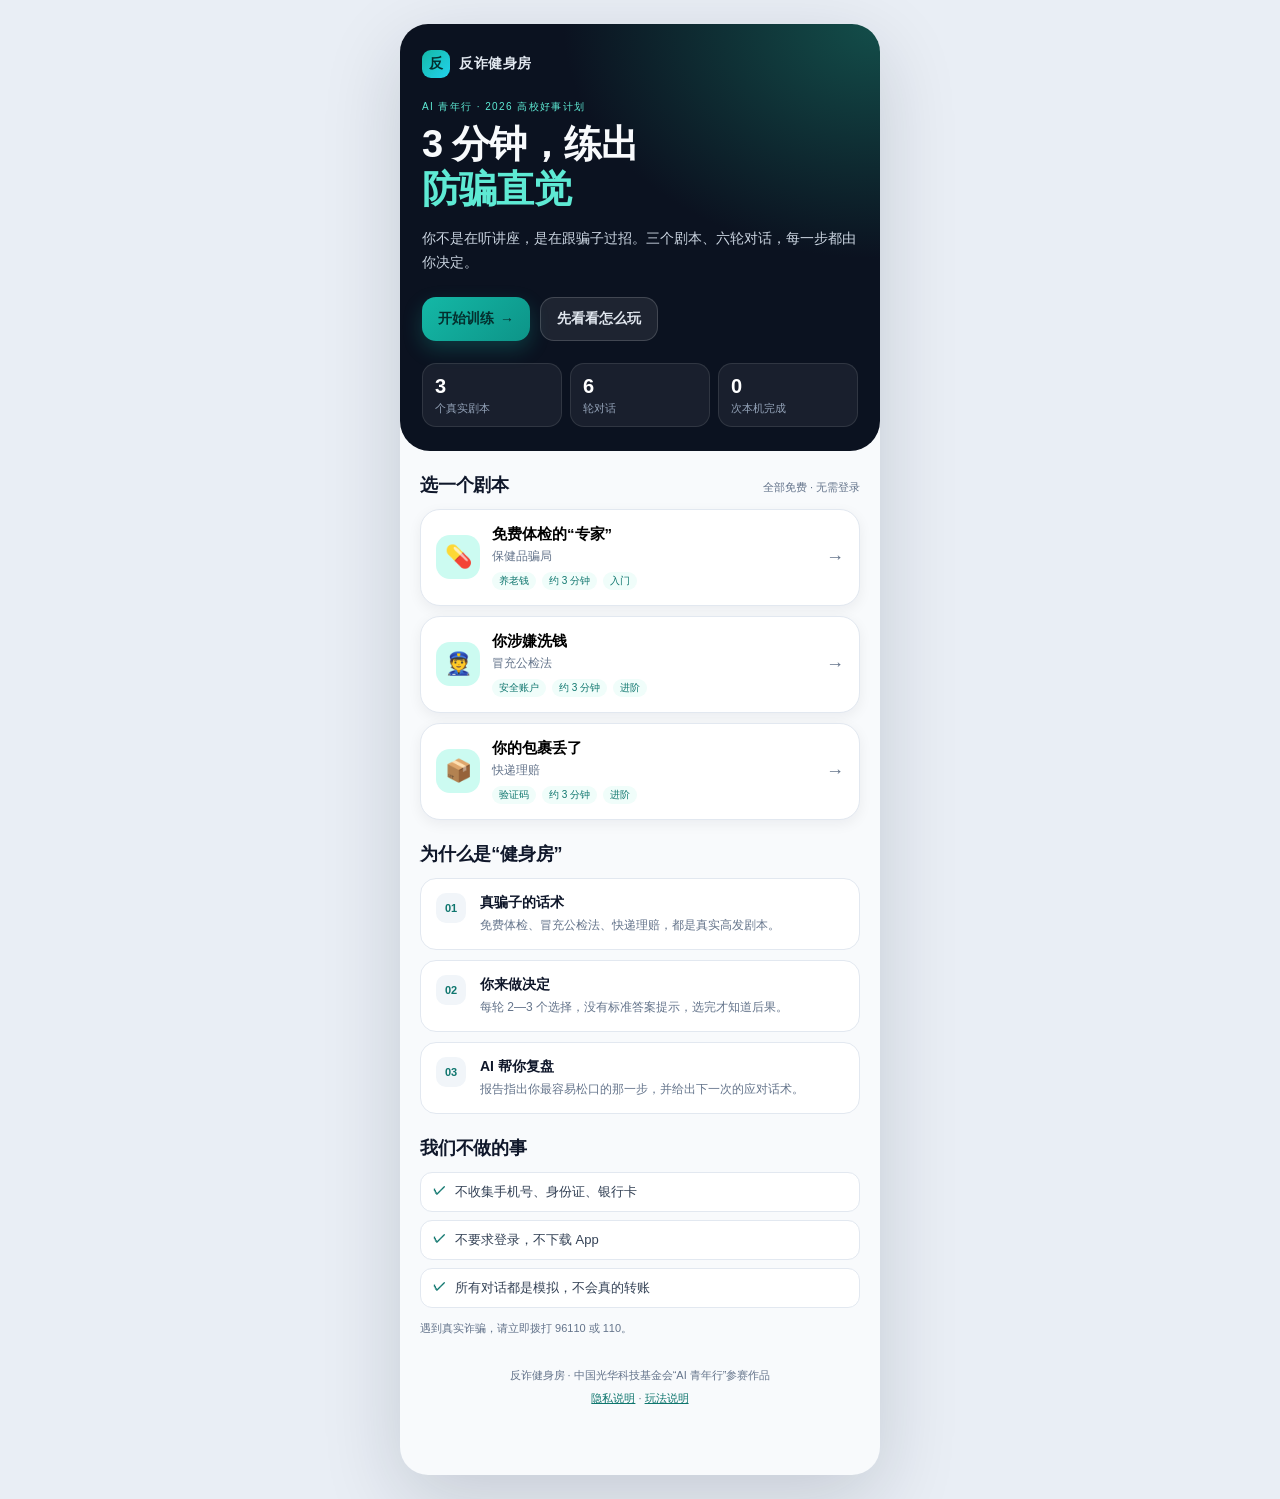
<file: index.html>
<!doctype html>
<html lang="zh-CN">
<head>
  <meta charset="utf-8">
  <meta name="viewport" content="width=device-width, initial-scale=1, viewport-fit=cover">
  <meta name="theme-color" content="#0b1220">
  <meta name="description" content="反诈健身房：三个真实骗局剧本，六轮对话选择，AI 复盘你的每一次决定。免费、免登录、约 3 分钟。">
  <meta property="og:title" content="反诈健身房 · 3 分钟练出防骗直觉">
  <meta property="og:description" content="三个真实骗局剧本，六轮对话选择，AI 复盘你的每一次决定。免费、免登录。">
  <meta property="og:type" content="website">
  <meta property="og:locale" content="zh_CN">
  <title>反诈健身房 · 3 分钟练出防骗直觉</title>
  <link rel="icon" href="favicon.svg" type="image/svg+xml">
  <link rel="stylesheet" href="styles.css">
</head>
<body>
  <div id="app">
    <main id="screen-home" class="screen active" data-screen="home">
      <header class="hero">
        <div class="brand"><span class="brand-mark">反</span><span>反诈健身房</span></div>
        <p class="eyebrow">AI 青年行 · 2026 高校好事计划</p>
        <h1>3 分钟，练出<br><em>防骗直觉</em></h1>
        <p class="lede">你不是在听讲座，是在跟骗子过招。三个剧本、六轮对话，每一步都由你决定。</p>
        <div class="hero-actions">
          <button id="start-btn" class="btn btn-primary" type="button">开始训练 <span aria-hidden="true">→</span></button>
          <a class="btn btn-ghost" href="#how">先看看怎么玩</a>
        </div>
        <ul id="home-stats" class="stats" aria-label="训练数据"></ul>
      </header>
      <section class="section" id="scenarios">
        <div class="section-head"><h2>选一个剧本</h2><span>全部免费 · 无需登录</span></div>
        <div id="scenario-cards" class="scenario-grid"></div>
      </section>
      <section class="section how" id="how">
        <h2>为什么是“健身房”</h2>
        <div class="how-grid">
          <div class="how-item"><span>01</span><h3>真骗子的话术</h3><p>免费体检、冒充公检法、快递理赔，都是真实高发剧本。</p></div>
          <div class="how-item"><span>02</span><h3>你来做决定</h3><p>每轮 2—3 个选择，没有标准答案提示，选完才知道后果。</p></div>
          <div class="how-item"><span>03</span><h3>AI 帮你复盘</h3><p>报告指出你最容易松口的那一步，并给出下一次的应对话术。</p></div>
        </div>
      </section>
      <section class="section trust">
        <h2>我们不做的事</h2>
        <ul class="trust-list">
          <li>不收集手机号、身份证、银行卡</li>
          <li>不要求登录，不下载 App</li>
          <li>所有对话都是模拟，不会真的转账</li>
        </ul>
        <p class="fine">遇到真实诈骗，请立即拨打 96110 或 110。</p>
      </section>
      <footer class="footer">
        <p>反诈健身房 · 中国光华科技基金会“AI 青年行”参赛作品</p>
        <p><a href="privacy.html">隐私说明</a> · <a href="#how">玩法说明</a></p>
      </footer>
    </main>

    <main id="screen-game" class="screen" data-screen="game">
      <header class="game-bar">
        <button id="back-btn" class="icon-btn" type="button" aria-label="返回首页">←</button>
        <div class="game-persona">
          <span id="persona-avatar" class="avatar" aria-hidden="true">🧑‍⚕️</span>
          <div class="persona-meta"><strong id="persona-name">正在载入</strong><span id="round-label">第 1 / 6 轮</span></div>
        </div>
        <span class="live-dot">模拟对话</span>
      </header>
      <div class="progress" aria-hidden="true"><span id="progress-bar"></span></div>
      <section id="chat" class="chat" aria-live="polite"></section>
      <section id="choices" class="choices" aria-label="你的选择"></section>
      <p class="game-tip">选一个你认为最稳妥的回应。没有时间限制。</p>
    </main>

    <main id="screen-report" class="screen" data-screen="report">
      <header class="report-topbar">
        <button id="report-home-btn" class="icon-btn" type="button" aria-label="返回首页">←</button>
        <span>训练报告</span>
        <button id="share-btn" class="icon-btn" type="button" aria-label="分享报告">↗</button>
      </header>
      <div class="report-scroll">
        <section class="report-hero">
          <p id="report-scenario" class="report-scenario">—</p>
          <div class="score-ring">
            <svg viewBox="0 0 120 120" aria-hidden="true">
              <circle class="ring-bg" cx="60" cy="60" r="54"></circle>
              <circle id="ring-fg" class="ring-fg" cx="60" cy="60" r="54" transform="rotate(-90 60 60)"></circle>
            </svg>
            <div class="score-center"><strong id="score-num">0</strong><span>分</span></div>
          </div>
          <p id="risk-label" class="risk-label">—</p>
        </section>
        <p id="report-summary" class="report-summary"></p>
        <div id="report-rounds" class="round-list"></div>
        <section class="report-section"><h2>骗子用了这些招</h2><div id="tactics" class="tag-list"></div></section>
        <section class="report-section"><h2>你最该回看的三步</h2><div id="key-choices" class="key-list"></div></section>
        <section class="report-section"><h2>下次就这样说</h2><ul id="advice" class="advice-list"></ul></section>
        <section class="report-section"><h2>随身清单</h2><div id="checklist" class="checklist"></div></section>
        <section class="report-section coach">
          <h2>问 AI 教练</h2>
          <p class="coach-hint">针对这次训练，问一个具体问题。不要输入真实姓名、电话、银行卡。</p>
          <div id="coach-chips" class="chips"></div>
          <div class="coach-row">
            <input id="coach-input" class="coach-input" type="text" maxlength="120" placeholder="例如：他让我开屏幕共享，我该怎么回？" autocomplete="off">
            <button id="coach-send" class="btn btn-primary" type="button">发送</button>
          </div>
          <div id="coach-answer" class="coach-answer" aria-live="polite"></div>
        </section>
        <div class="report-actions">
          <button id="restart-btn" class="btn btn-primary" type="button">再练一次</button>
          <button id="home-btn" class="btn btn-ghost" type="button">换一个剧本</button>
        </div>
        <p class="fine">本报告由模拟对话生成，仅用于防骗练习，不构成法律或投资建议。</p>
      </div>
    </main>
    <div id="toast" class="toast" role="status" aria-live="polite"></div>
  </div>
  <script src="scenarios.js"></script>
  <script src="app.js"></script>
</body>
</html>
</file>
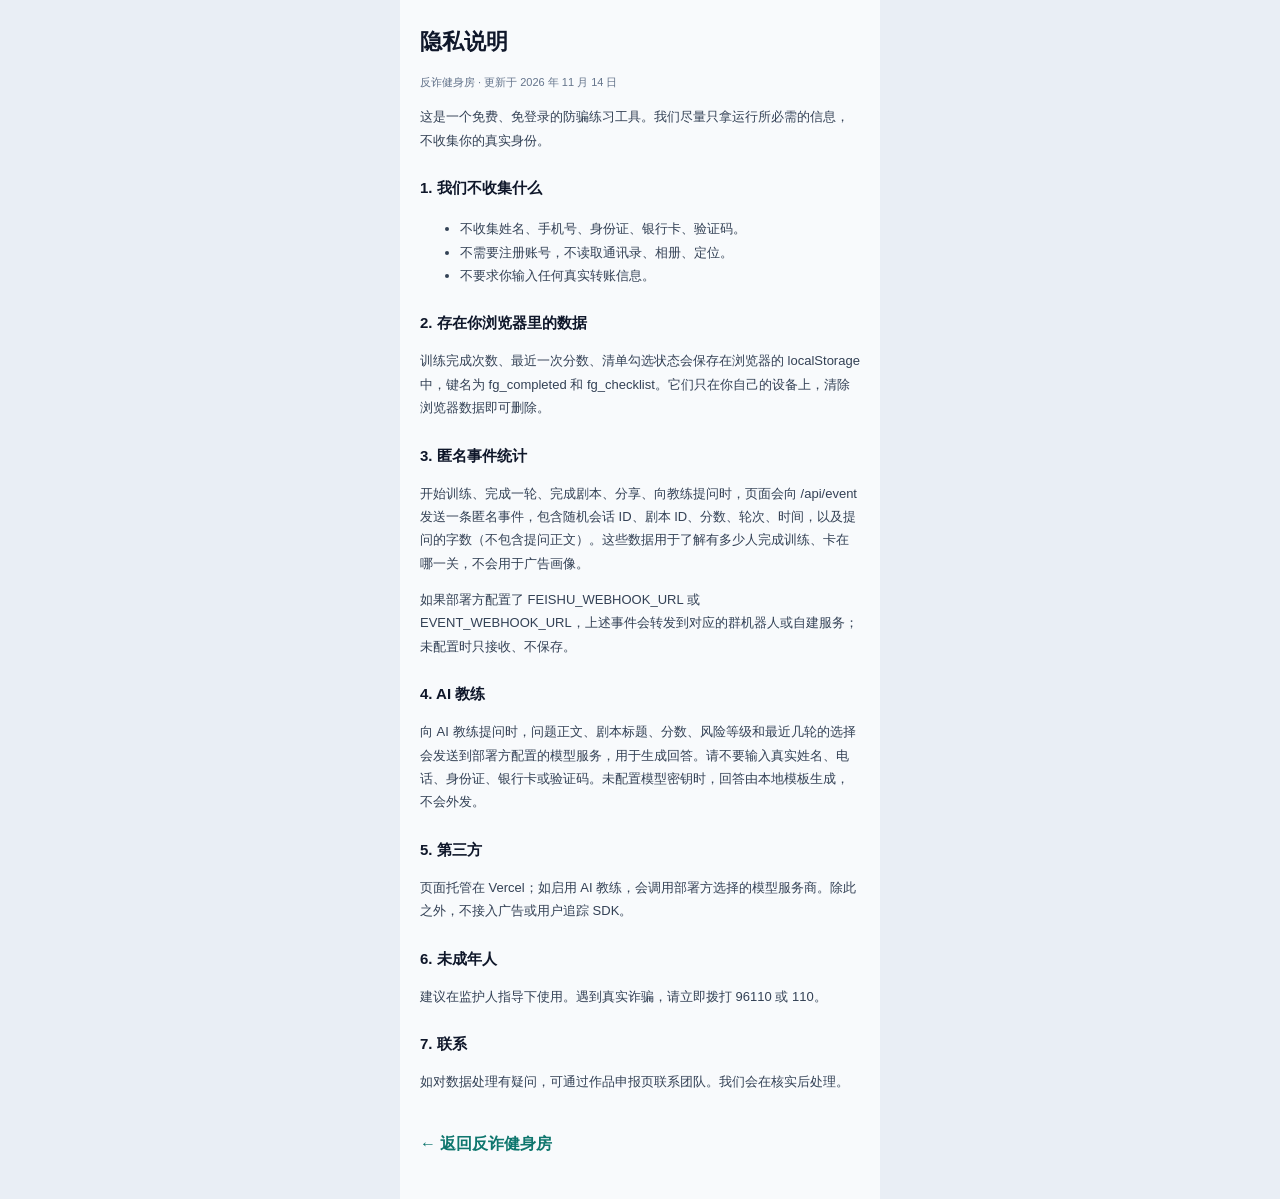
<file: privacy.html>
<!doctype html>
<html lang="zh-CN">
<head>
  <meta charset="utf-8">
  <meta name="viewport" content="width=device-width, initial-scale=1">
  <meta name="theme-color" content="#0b1220">
  <title>隐私说明 · 反诈健身房</title>
  <link rel="icon" href="favicon.svg" type="image/svg+xml">
  <style>
    body { margin: 0; background: #e9eef5; color: #0f172a; font-family: -apple-system, BlinkMacSystemFont, "Segoe UI", "PingFang SC", "Microsoft YaHei", sans-serif; line-height: 1.8; }
    main { max-width: 480px; margin: 0 auto; min-height: 100vh; background: #f8fafc; padding: 22px 20px 40px; box-sizing: border-box; }
    h1 { font-size: 22px; margin: 0 0 4px; }
    h2 { font-size: 15px; margin: 22px 0 6px; }
    p, li { font-size: 13px; color: #334155; }
    .muted { color: #64748b; font-size: 11px; }
    a { color: #0f766e; }
    .back { display: inline-block; margin-top: 24px; font-weight: 700; text-decoration: none; }
  </style>
</head>
<body>
  <main>
    <h1>隐私说明</h1>
    <p class="muted">反诈健身房 · 更新于 2026 年 11 月 14 日</p>

    <p>这是一个免费、免登录的防骗练习工具。我们尽量只拿运行所必需的信息，不收集你的真实身份。</p>

    <h2>1. 我们不收集什么</h2>
    <ul>
      <li>不收集姓名、手机号、身份证、银行卡、验证码。</li>
      <li>不需要注册账号，不读取通讯录、相册、定位。</li>
      <li>不要求你输入任何真实转账信息。</li>
    </ul>

    <h2>2. 存在你浏览器里的数据</h2>
    <p>训练完成次数、最近一次分数、清单勾选状态会保存在浏览器的 localStorage 中，键名为 fg_completed 和 fg_checklist。它们只在你自己的设备上，清除浏览器数据即可删除。</p>

    <h2>3. 匿名事件统计</h2>
    <p>开始训练、完成一轮、完成剧本、分享、向教练提问时，页面会向 /api/event 发送一条匿名事件，包含随机会话 ID、剧本 ID、分数、轮次、时间，以及提问的字数（不包含提问正文）。这些数据用于了解有多少人完成训练、卡在哪一关，不会用于广告画像。</p>
    <p>如果部署方配置了 FEISHU_WEBHOOK_URL 或 EVENT_WEBHOOK_URL，上述事件会转发到对应的群机器人或自建服务；未配置时只接收、不保存。</p>

    <h2>4. AI 教练</h2>
    <p>向 AI 教练提问时，问题正文、剧本标题、分数、风险等级和最近几轮的选择会发送到部署方配置的模型服务，用于生成回答。请不要输入真实姓名、电话、身份证、银行卡或验证码。未配置模型密钥时，回答由本地模板生成，不会外发。</p>

    <h2>5. 第三方</h2>
    <p>页面托管在 Vercel；如启用 AI 教练，会调用部署方选择的模型服务商。除此之外，不接入广告或用户追踪 SDK。</p>

    <h2>6. 未成年人</h2>
    <p>建议在监护人指导下使用。遇到真实诈骗，请立即拨打 96110 或 110。</p>

    <h2>7. 联系</h2>
    <p>如对数据处理有疑问，可通过作品申报页联系团队。我们会在核实后处理。</p>

    <a class="back" href="index.html">← 返回反诈健身房</a>
  </main>
</body>
</html>
</file>
<file: styles.css>
:root {
  --bg: #eef2f7;
  --app: #f8fafc;
  --card: #ffffff;
  --ink: #0f172a;
  --muted: #64748b;
  --line: #e2e8f0;
  --primary: #0f766e;
  --primary-2: #14b8a6;
  --primary-soft: #ccfbf1;
  --danger: #dc2626;
  --warn: #d97706;
  --ok: #16a34a;
  --radius: 20px;
  --shadow: 0 12px 32px rgba(15, 23, 42, .08);
  --shadow-sm: 0 4px 14px rgba(15, 23, 42, .06);
  color-scheme: light;
}
* { box-sizing: border-box; }
html { scroll-behavior: smooth; }
body {
  margin: 0;
  background: #e9eef5;
  color: var(--ink);
  font-family: -apple-system, BlinkMacSystemFont, "Segoe UI", "PingFang SC", "Hiragino Sans GB", "Microsoft YaHei", sans-serif;
  -webkit-font-smoothing: antialiased;
  text-rendering: optimizeLegibility;
}
button, input { font: inherit; }
button { cursor: pointer; }
a { color: var(--primary); }
#app {
  width: 100%;
  max-width: 480px;
  margin: 0 auto;
  min-height: 100vh;
  min-height: 100dvh;
  background: var(--app);
  position: relative;
  overflow: hidden;
}
@media (min-width: 560px) {
  #app { margin: 24px auto; min-height: calc(100dvh - 48px); border-radius: 28px; box-shadow: 0 24px 80px rgba(15,23,42,.16); }
}
.screen { display: none; }
.screen.active { display: flex; flex-direction: column; }
#screen-home.active { min-height: inherit; }
#screen-game.active, #screen-report.active { height: 100vh; height: 100dvh; min-height: 0; overflow: hidden; }
@media (min-width: 560px) {
  #screen-game.active, #screen-report.active { height: calc(100dvh - 48px); }
}
.hero {
  padding: 26px 22px 24px;
  background: radial-gradient(120% 100% at 100% 0%, #134e4a 0%, #0b1220 55%, #0b1220 100%);
  color: #f8fafc;
  border-radius: 0 0 30px 30px;
}
.brand { display: flex; align-items: center; gap: 9px; font-weight: 700; letter-spacing: .04em; font-size: 14px; color: #e2e8f0; }
.brand-mark { display: grid; place-items: center; width: 28px; height: 28px; border-radius: 9px; background: linear-gradient(135deg, var(--primary-2), #22d3ee); color: #042f2e; font-weight: 900; }
.eyebrow { margin: 22px 0 8px; font-size: 10px; letter-spacing: .14em; color: #5eead4; text-transform: uppercase; }
.hero h1 { margin: 0; font-size: clamp(30px, 8.4vw, 38px); line-height: 1.18; letter-spacing: -.02em; }
.hero h1 em { font-style: normal; color: #5eead4; }
.lede { margin: 14px 0 0; font-size: 14px; line-height: 1.75; color: #cbd5e1; max-width: 34em; }
.hero-actions { display: flex; gap: 10px; margin-top: 22px; flex-wrap: wrap; }
.btn {
  display: inline-flex; align-items: center; justify-content: center; gap: 6px;
  border: 0; border-radius: 14px; padding: 12px 16px; font-weight: 700; font-size: 14px;
  text-decoration: none; transition: transform .15s ease, opacity .15s ease;
  -webkit-tap-highlight-color: transparent;
}
.btn:active { transform: scale(.98); }
.btn-primary { background: linear-gradient(135deg, #14b8a6, #0d9488); color: #042f2e; box-shadow: 0 8px 20px rgba(20,184,166,.24); }
.btn-ghost { background: rgba(255,255,255,.08); color: #e2e8f0; border: 1px solid rgba(255,255,255,.16); }
.stats { display: grid; grid-template-columns: repeat(3, 1fr); gap: 8px; margin: 22px 0 0; padding: 0; list-style: none; }
.stats li { background: rgba(255,255,255,.06); border: 1px solid rgba(255,255,255,.1); border-radius: 14px; padding: 10px 12px; }
.stats strong { display: block; font-size: 20px; color: #fff; line-height: 1.2; }
.stats span { font-size: 11px; color: #94a3b8; }
.section { padding: 22px 20px 0; }
.section h2 { margin: 0 0 12px; font-size: 18px; letter-spacing: -.01em; }
.section-head { display: flex; align-items: baseline; justify-content: space-between; gap: 12px; margin-bottom: 12px; }
.section-head h2 { margin: 0; }
.section-head span { font-size: 11px; color: var(--muted); white-space: nowrap; }
.scenario-grid { display: grid; gap: 10px; }
.scenario-card {
  width: 100%; text-align: left; background: var(--card); border: 1px solid var(--line);
  border-radius: var(--radius); padding: 15px; box-shadow: var(--shadow-sm);
  display: grid; grid-template-columns: 44px 1fr 18px; gap: 12px; align-items: center;
  transition: transform .15s ease, border-color .15s ease;
}
.scenario-card:hover { transform: translateY(-1px); border-color: #99f6e4; }
.scenario-icon { width: 44px; height: 44px; border-radius: 14px; background: var(--primary-soft); display: grid; place-items: center; font-size: 22px; }
.scenario-body { min-width: 0; }
.scenario-title { display: block; font-size: 15px; font-weight: 700; margin: 0 0 3px; }
.scenario-sub { display: block; font-size: 12px; color: var(--muted); line-height: 1.5; }
.scenario-meta { display: flex; gap: 6px; flex-wrap: wrap; margin-top: 7px; }
.scenario-meta span { background: #f0fdfa; color: #0f766e; border-radius: 999px; padding: 2px 7px; font-size: 10px; }
.scenario-arrow { color: var(--muted); font-size: 18px; text-align: right; }
.how-grid { display: grid; gap: 10px; }
.how-item { background: var(--card); border: 1px solid var(--line); border-radius: 16px; padding: 14px 15px; display: grid; grid-template-columns: 34px 1fr; gap: 4px 10px; }
.how-item > span { grid-row: span 2; width: 30px; height: 30px; border-radius: 10px; background: #f1f5f9; display: grid; place-items: center; font-size: 11px; font-weight: 800; color: var(--primary); }
.how-item h3 { margin: 1px 0 0; font-size: 14px; }
.how-item p { grid-column: 2; margin: 0; font-size: 12px; color: var(--muted); line-height: 1.6; }
.trust-list { margin: 0; padding: 0; list-style: none; display: grid; gap: 8px; }
.trust-list li { background: var(--card); border: 1px solid var(--line); border-radius: 12px; padding: 10px 12px 10px 34px; position: relative; font-size: 13px; color: #334155; }
.trust-list li::before { content: "✓"; position: absolute; left: 12px; top: 9px; color: var(--primary); font-weight: 800; }
.fine { margin: 12px 0 0; font-size: 11px; line-height: 1.6; color: var(--muted); }
.footer { padding: 28px 20px 64px; text-align: center; color: var(--muted); font-size: 11px; line-height: 1.7; }
.footer p { margin: 0 0 4px; }
.game-bar { display: flex; align-items: center; gap: 10px; padding: 14px 14px 10px; background: rgba(248,250,252,.94); backdrop-filter: blur(10px); border-bottom: 1px solid var(--line); }
.icon-btn { width: 36px; height: 36px; flex: 0 0 36px; border: 1px solid var(--line); background: #fff; border-radius: 12px; display: grid; place-items: center; font-size: 18px; color: var(--ink); }
.game-persona { display: flex; align-items: center; gap: 9px; flex: 1; min-width: 0; }
.avatar { width: 38px; height: 38px; flex: 0 0 38px; border-radius: 50%; background: #ccfbf1; display: grid; place-items: center; font-size: 20px; }
.persona-meta { display: flex; flex-direction: column; min-width: 0; }
.persona-meta strong { font-size: 13px; white-space: nowrap; overflow: hidden; text-overflow: ellipsis; }
.persona-meta span { font-size: 11px; color: var(--muted); }
.live-dot { font-size: 10px; color: #0f766e; background: #ccfbf1; border-radius: 999px; padding: 4px 7px; white-space: nowrap; }
.progress { height: 4px; background: #e2e8f0; }
.progress span { display: block; height: 100%; width: 0; background: linear-gradient(90deg, #14b8a6, #0d9488); border-radius: 0 4px 4px 0; transition: width .3s ease; }
.chat { flex: 1; overflow-y: auto; padding: 16px 14px 8px; display: flex; flex-direction: column; gap: 10px; -webkit-overflow-scrolling: touch; }
.bubble { max-width: 84%; padding: 11px 13px; border-radius: 16px; font-size: 13px; line-height: 1.65; white-space: pre-wrap; overflow-wrap: anywhere; animation: pop .18s ease both; }
.bubble.bot { align-self: flex-start; background: #fff; border: 1px solid var(--line); border-bottom-left-radius: 5px; box-shadow: 0 2px 8px rgba(15,23,42,.04); }
.bubble.user { align-self: flex-end; background: #0f766e; color: #fff; border-bottom-right-radius: 5px; }
@keyframes pop { from { opacity: 0; transform: translateY(4px); } to { opacity: 1; transform: none; } }
.choices { padding: 10px 14px 4px; display: flex; flex-direction: column; gap: 8px; background: linear-gradient(180deg, rgba(248,250,252,0) 0%, #f8fafc 26%); }
.choice { width: 100%; text-align: left; background: #fff; border: 1px solid var(--line); border-radius: 14px; padding: 12px 14px; font-size: 13px; line-height: 1.5; color: var(--ink); box-shadow: 0 2px 6px rgba(15,23,42,.03); transition: border-color .15s ease, transform .15s ease; }
.choice:hover { border-color: #5eead4; }
.choice:active { transform: scale(.99); }
.choice:disabled { opacity: .55; cursor: default; }
.choice-key { display: inline-grid; place-items: center; width: 20px; height: 20px; margin-right: 7px; border-radius: 6px; background: #f1f5f9; color: #0f766e; font-size: 10px; font-weight: 800; vertical-align: 1px; }
.game-tip { margin: 0; padding: 8px 14px 48px; font-size: 10px; color: var(--muted); text-align: center; }
.report-topbar { display: flex; align-items: center; justify-content: space-between; padding: 12px 14px; border-bottom: 1px solid var(--line); background: rgba(248,250,252,.94); backdrop-filter: blur(10px); font-size: 13px; font-weight: 700; }
.report-scroll { flex: 1; overflow-y: auto; padding-bottom: 72px; -webkit-overflow-scrolling: touch; }
.report-hero { padding: 26px 20px 22px; text-align: center; color: #f8fafc; background: radial-gradient(120% 100% at 50% 0%, #134e4a 0%, #0b1220 70%); }
.report-scenario { margin: 0 0 6px; font-size: 10px; letter-spacing: .12em; color: #99f6e4; text-transform: uppercase; }
.score-ring { width: 132px; height: 132px; margin: 8px auto 2px; position: relative; }
.score-ring svg { width: 100%; height: 100%; display: block; }
.ring-bg { fill: none; stroke: rgba(255,255,255,.14); stroke-width: 10; }
.ring-fg { fill: none; stroke: #5eead4; stroke-width: 10; stroke-linecap: round; stroke-dasharray: 339.292; stroke-dashoffset: 339.292; transition: stroke-dashoffset .9s cubic-bezier(.22,1,.36,1); }
.score-center { position: absolute; inset: 0; display: grid; place-content: center; text-align: center; }
.score-center strong { font-size: 38px; line-height: 1; letter-spacing: -.03em; }
.score-center span { font-size: 11px; color: #94a3b8; margin-top: 3px; }
.risk-label { display: inline-block; margin: 8px 0 0; padding: 5px 12px; border-radius: 999px; background: rgba(94,234,212,.12); border: 1px solid rgba(94,234,212,.28); color: #99f6e4; font-size: 12px; font-weight: 700; }
.report-summary { margin: 16px 20px 0; padding: 15px 16px; background: #fff; border: 1px solid var(--line); border-radius: 16px; font-size: 13px; line-height: 1.75; color: #334155; box-shadow: var(--shadow-sm); }
.round-list { display: flex; gap: 6px; padding: 14px 20px 0; overflow-x: auto; scrollbar-width: none; }
.round-list::-webkit-scrollbar { display: none; }
.round-pill { flex: 0 0 auto; min-width: 76px; background: #fff; border: 1px solid var(--line); border-radius: 12px; padding: 8px 10px; font-size: 10px; color: var(--muted); }
.round-pill strong { display: block; color: var(--ink); font-size: 11px; margin-bottom: 2px; }
.round-pill em { font-style: normal; font-weight: 800; }
.round-pill .neg { color: var(--danger); }
.round-pill .zero { color: var(--muted); }
.round-pill .pos { color: var(--ok); }
.report-section { margin: 18px 20px 0; background: #fff; border: 1px solid var(--line); border-radius: 18px; padding: 15px 16px; box-shadow: var(--shadow-sm); }
.report-section h2 { margin: 0 0 10px; font-size: 14px; letter-spacing: -.01em; }
.tag-list { display: flex; flex-wrap: wrap; gap: 6px; }
.tag { display: inline-block; padding: 5px 9px; border-radius: 999px; background: #fff7ed; color: #9a3412; font-size: 11px; border: 1px solid #fed7aa; }
.key-list { display: grid; gap: 10px; }
.key-item { border-left: 3px solid #f59e0b; background: #fffbeb; border-radius: 0 12px 12px 0; padding: 10px 11px; }
.key-head { display: flex; align-items: center; justify-content: space-between; gap: 8px; font-size: 10px; color: #92400e; }
.key-delta { font-weight: 800; color: var(--danger); }
.key-choice { margin: 5px 0 0; font-size: 12px; line-height: 1.55; color: #451a03; }
.key-better { margin: 6px 0 0; font-size: 11px; line-height: 1.55; color: #166534; }
.key-why { margin: 4px 0 0; font-size: 11px; line-height: 1.55; color: #78716c; }
.advice-list { margin: 0; padding: 0; list-style: none; display: grid; gap: 8px; }
.advice-list li { position: relative; padding-left: 20px; font-size: 12px; line-height: 1.65; color: #334155; }
.advice-list li::before { content: "→"; position: absolute; left: 0; color: var(--primary); font-weight: 800; }
.checklist { display: grid; gap: 7px; }
.check { display: flex; align-items: flex-start; gap: 8px; padding: 9px 10px; border: 1px solid var(--line); border-radius: 10px; font-size: 12px; line-height: 1.5; color: #334155; cursor: pointer; transition: background .15s ease, border-color .15s ease; }
.check input { margin: 2px 0 0; accent-color: var(--primary); width: 15px; height: 15px; flex: 0 0 15px; }
.check.done { background: #f0fdf4; border-color: #bbf7d0; color: #166534; }
.coach-hint { margin: -2px 0 10px; font-size: 11px; line-height: 1.6; color: var(--muted); }
.chips { display: flex; flex-wrap: wrap; gap: 6px; margin-bottom: 10px; }
.chip { border: 1px solid #99f6e4; background: #f0fdfa; color: #0f766e; border-radius: 999px; padding: 6px 9px; font-size: 11px; }
.coach-row { display: flex; gap: 8px; }
.coach-input { flex: 1; min-width: 0; border: 1px solid var(--line); border-radius: 12px; padding: 10px 12px; font-size: 13px; background: #fff; color: var(--ink); outline: none; }
.coach-input:focus { border-color: #5eead4; box-shadow: 0 0 0 3px rgba(20,184,166,.12); }
.coach-row .btn { padding: 10px 14px; border-radius: 12px; white-space: nowrap; }
.coach-answer { margin-top: 10px; padding: 11px 12px; background: #f8fafc; border: 1px solid var(--line); border-radius: 12px; font-size: 12px; line-height: 1.7; color: #334155; white-space: pre-wrap; }
.coach-answer:empty { display: none; }
.report-actions { display: flex; gap: 10px; margin: 18px 20px 0; }
.report-actions .btn { flex: 1; }
.report-actions .btn-ghost { background: #fff; color: var(--ink); border: 1px solid var(--line); }
.toast { position: fixed; left: 50%; bottom: 24px; transform: translate(-50%, 16px); max-width: 86vw; background: #0f172a; color: #f8fafc; padding: 10px 14px; border-radius: 12px; font-size: 12px; line-height: 1.5; opacity: 0; pointer-events: none; transition: opacity .2s ease, transform .2s ease; z-index: 50; text-align: center; }
.toast.show { opacity: 1; transform: translate(-50%, 0); }
:focus-visible { outline: 2px solid #14b8a6; outline-offset: 2px; }
@media (prefers-reduced-motion: reduce) {
  *, *::before, *::after { animation-duration: .01ms !important; transition-duration: .01ms !important; scroll-behavior: auto !important; }
}
</file>
